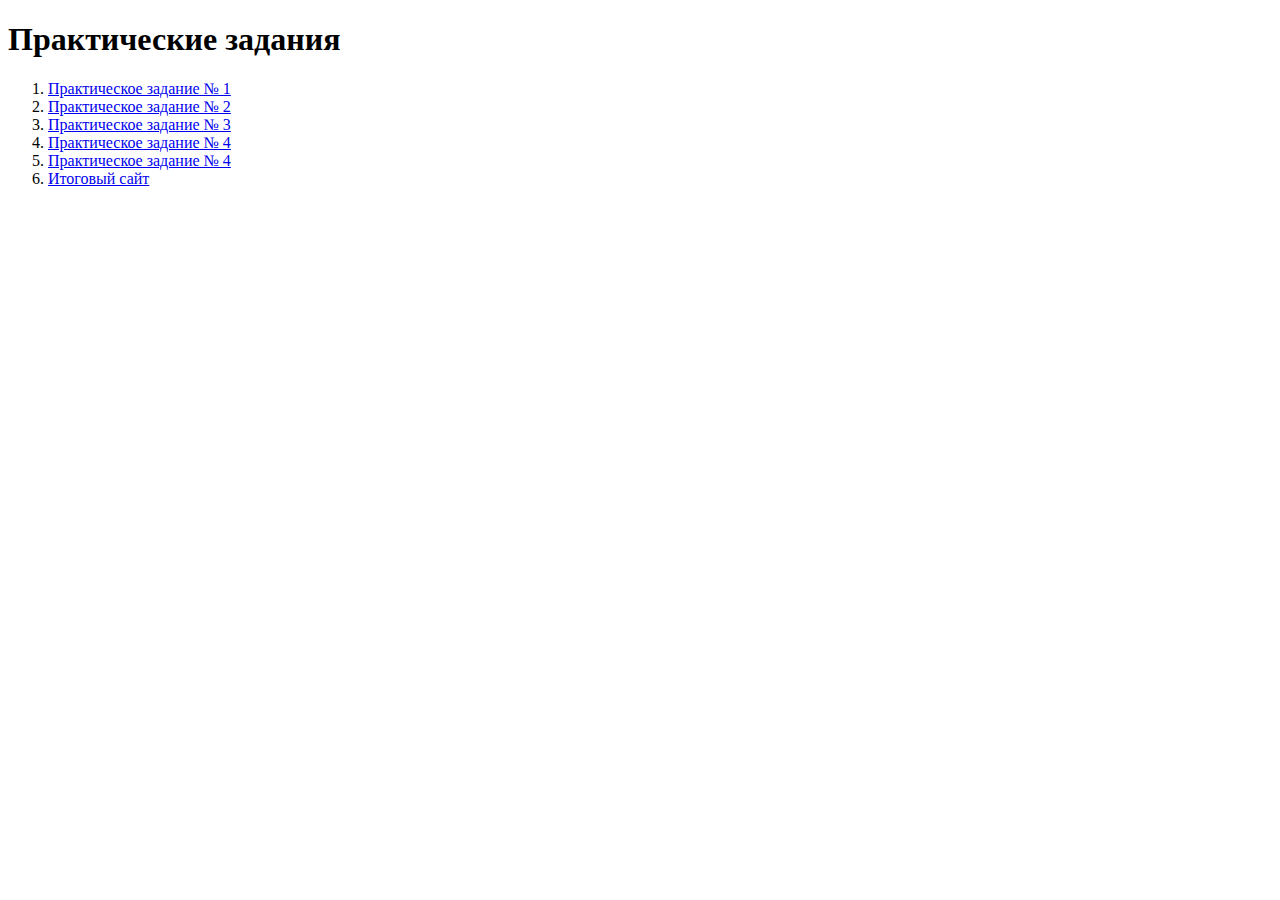
<file: index.html>
<!DOCTYPE html>
<html lang="en">
<head>
    <meta charset="UTF-8">
    <meta name="viewport" content="width=device-width, initial-scale=1.0">
    <title>Практические задания | Web-программист</title>
</head>
<body>
    <h1>Практические задания</h1>
    <ol>
        <li>
            <a href="task1.html">Практическое задание № 1</a>
        </li>
        <li>
            <a href="task2.html">Практическое задание № 2</a>
        </li>
        <li>
            <a href="task3.html">Практическое задание № 3</a>
        </li>
        <li>
            <a href="task4.html">Практическое задание № 4</a>
        </li>
        <li>
            <a href="task4.html">Практическое задание № 4</a>
        </li>
        <li>
            <a href="task_final.html">Итоговый сайт</a>
        </li>
    </ol>
</body>
</html>
</file>
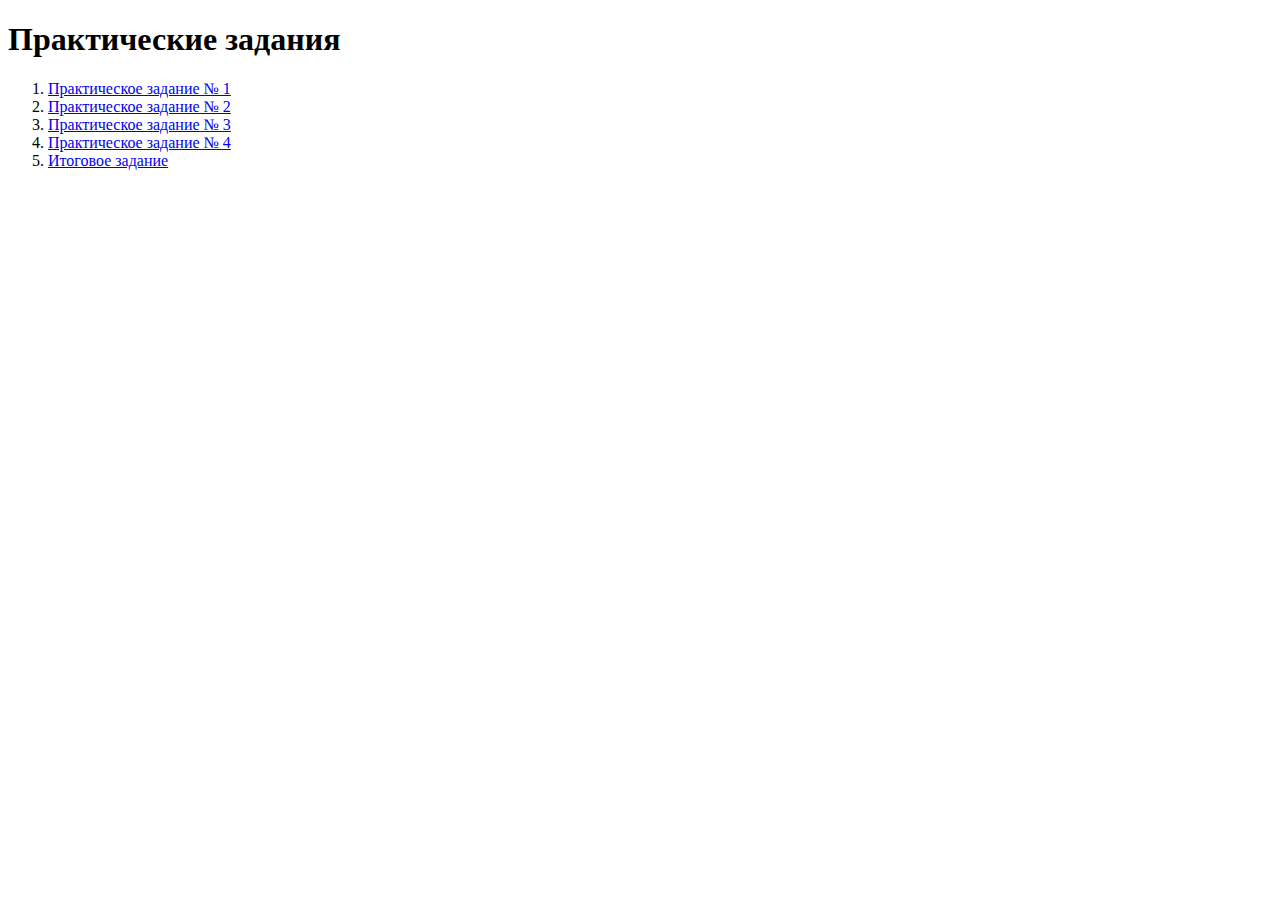
<file: images/index.html>
<!DOCTYPE html>
<html lang="en">
<head>
    <meta charset="UTF-8">
    <meta name="viewport" content="width=device-width, initial-scale=1.0">
    <title>Практические задания | Web-программист</title>
</head>
<body>
    <h1>Практические задания</h1>
    <ol>
        <li>
            <a href="task1.html">Практическое задание № 1</a>
        </li>
        <li>
            <a href="task2.html">Практическое задание № 2</a>
        </li>
        <li>
            <a href="task3.html">Практическое задание № 3</a>
        </li>
        <li>
            <a href="task4.html">Практическое задание № 4</a>
        </li>
        <li>
            <a href="task_final.html">Итоговое задание</a>
        </li>
    </ol>
</body>
</html>
</file>
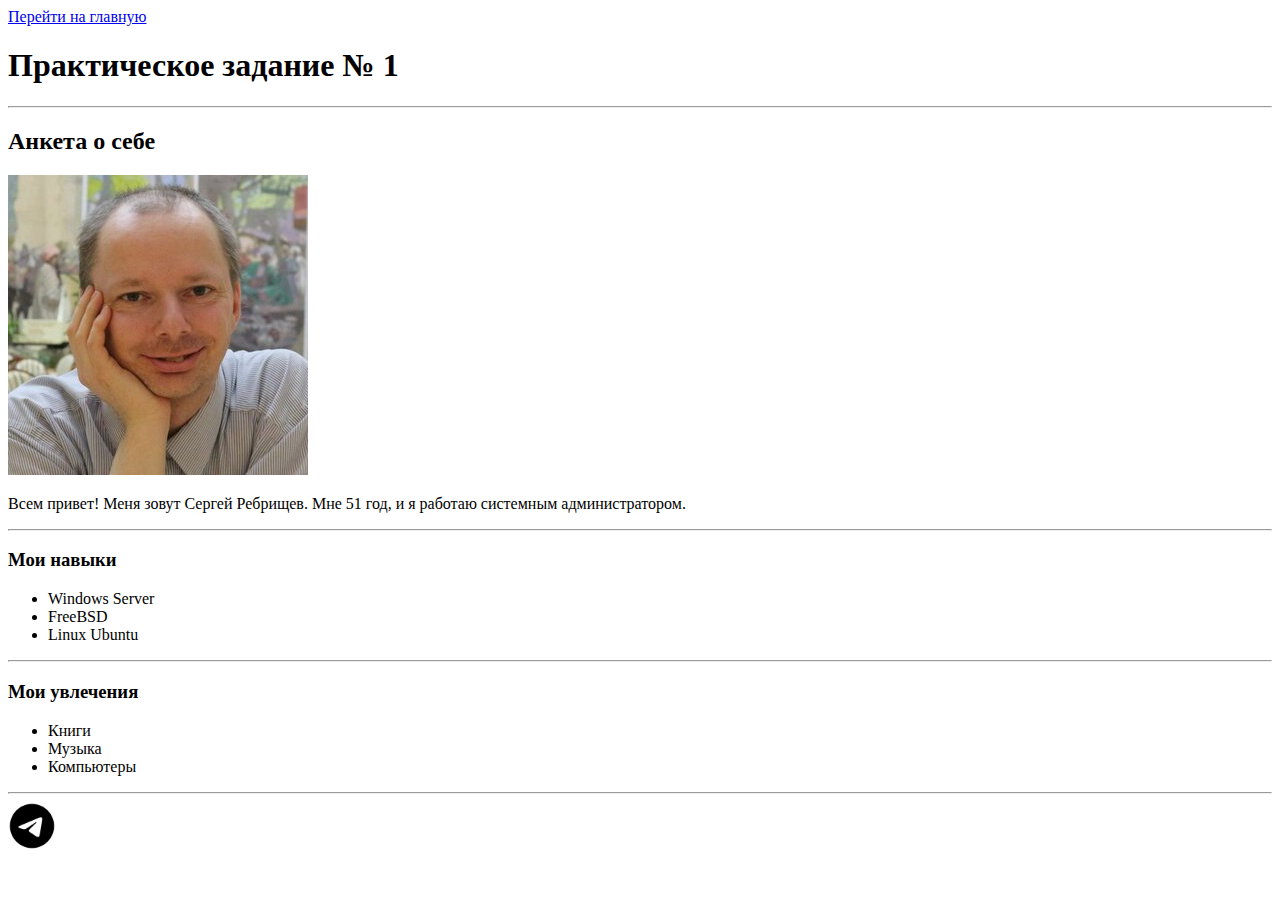
<file: task1.html>
<!DOCTYPE html>
<html lang="en">
<head>
    <meta charset="UTF-8">
    <meta name="viewport" content="width=device-width, initial-scale=1.0">
    <title>Практическое задание № 1 | Web-программист</title>
</head>
<body>
    <a href="index.html">Перейти на главную</a>
    <h1>Практическое задание № 1</h1>
    <hr>
    <h2>Анкета о себе</h2>
    <img src="photo.jpg" width="300" alt="Изображение не найдено">
    <p>Всем привет! Меня зовут Сергей Ребрищев. Мне 51 год, и я работаю системным администратором.</p>
    <hr>
    <h3>Мои навыки</h3>
    <ul>
        <li>Windows Server</li>
        <li>FreeBSD</li>
        <li>Linux Ubuntu</li>
    </ul>
    <hr>
    <h3>Мои увлечения</h3>
    <ul>
        <li>Книги</li>
        <li>Музыка</li>
        <li>Компьютеры</li>
    </ul>
    <hr>
    <a href="https://t.me/sergey_rebr">
        <img src="telegram.png" width="48" alt="Изображение не найдено">
    </a>   
</body>
</html>
</file>
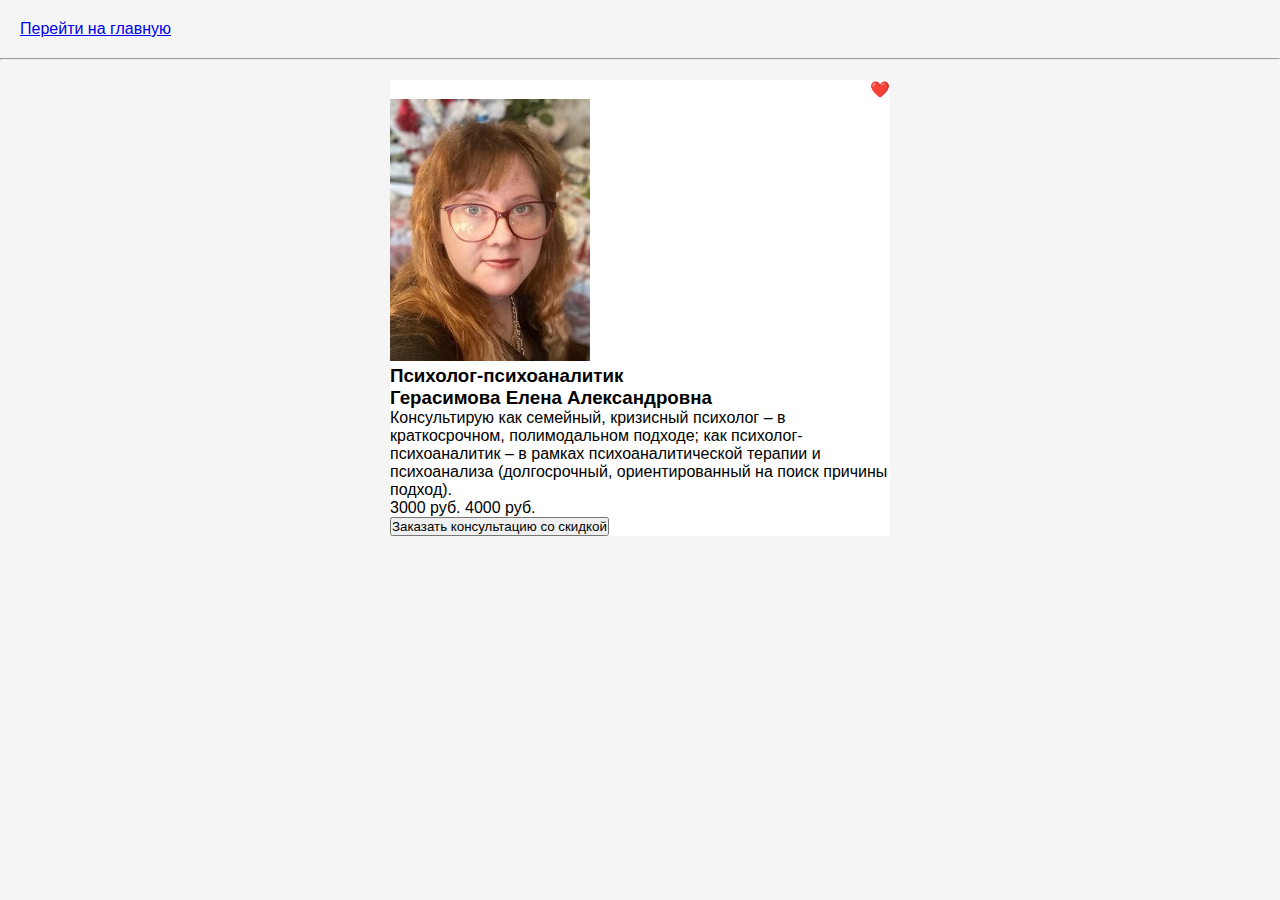
<file: task2.html>
<!DOCTYPE html>
<html lang="en">
<head>
    <meta charset="UTF-8">
    <meta name="viewport" content="width=device-width, initial-scale=1.0">
    <title>Практическое задание № 2 | Web-программист</title>
    <link rel="stylesheet" href="task2.css">
</head>
<body>
    <a class="back-to-main" href="index.html">Перейти на главную</a>
    <hr>
    <div class="card">
        <p class="favorite">
            <a href="#">❤️</a>
        </p>
        <img src="image.jpg" alt="Изображение не найдено">
        <h3>Психолог-психоаналитик<br>
        Герасимова Елена Александровна</h3>
        <p class="info">Консультирую как семейный, кризисный психолог – в краткосрочном, полимодальном подходе; как психолог-психоаналитик – в рамках психоаналитической терапии и психоанализа (долгосрочный, ориентированный на поиск причины подход).</p>
        <p class="price">3000 руб. <span class="old-price">4000 руб.</span></p>
        <button class="order">Заказать консультацию со скидкой</button>
    </div>
</body>
</html>
</file>
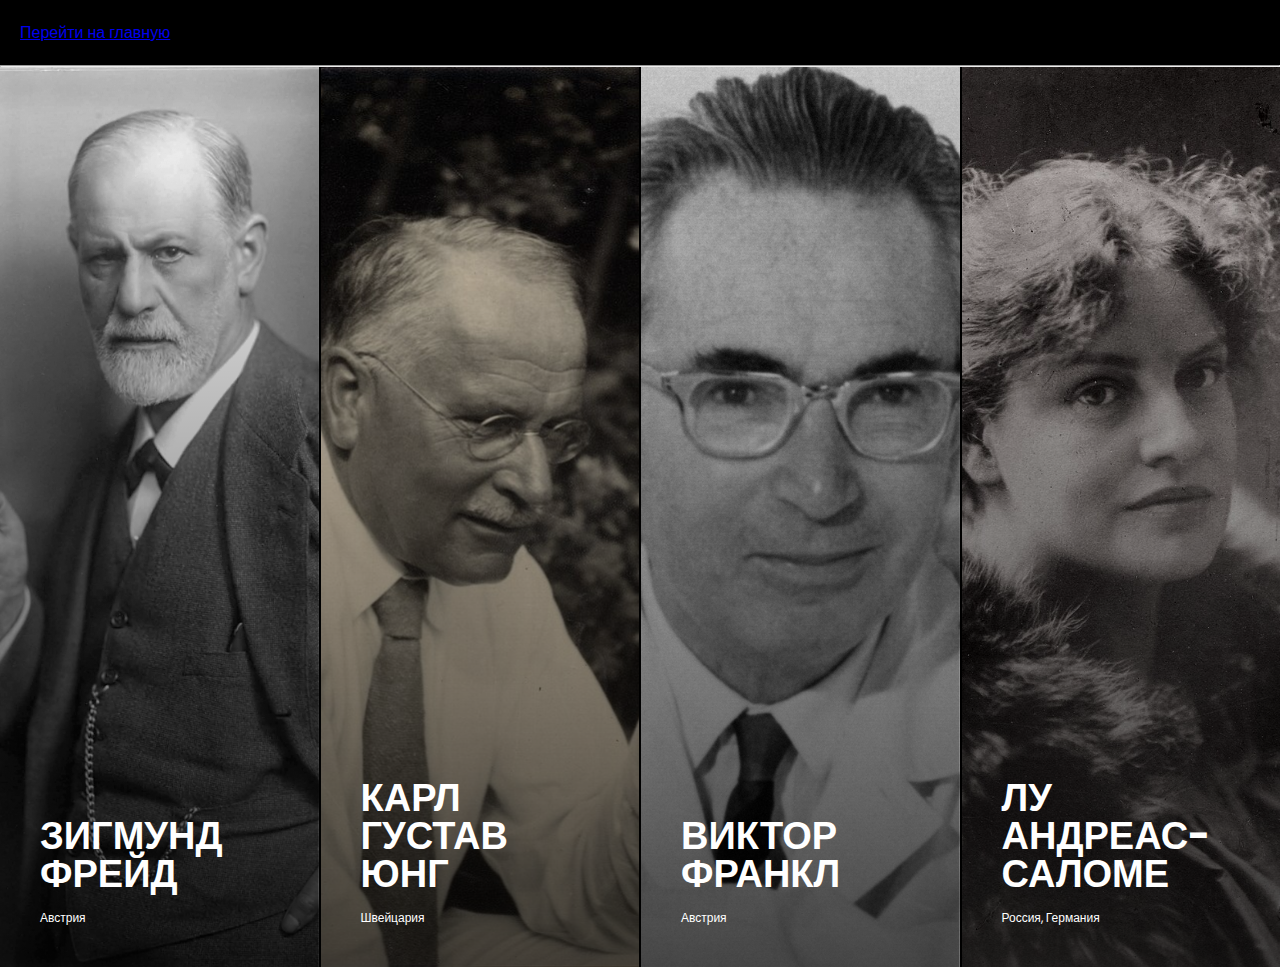
<file: task3.html>
<!DOCTYPE html>
<html lang="en">
<head>
    <meta charset="UTF-8">
    <meta name="viewport" content="width=device-width, initial-scale=1.0">
    <title>Практическое задание № 3 | Web-программист</title>
    <link rel="stylesheet" href="task3.css">
</head>
<body>
    <a class="back-to-main" href="index.html">Перейти на главную</a>
    <hr>
    <div class="cards">
        <div class="card card1">
            <h3>Зигмунд<br>
            Фрейд</h3>
            <h4>Австрия</h4>
        </div>
        <div class="card card2">
            <h3>Карл Густав<br>
            Юнг</h3>
            <h4>Швейцария</h4>
        </div>
        <div class="card card3">
            <h3>Виктор<br>
            Франкл</h3>
            <h4>Австрия</h4>            
        </div>
        <div class="card card4">
            <h3>Лу<br>
            Андреас-Саломе</h3>
            <h4>Россия, Германия</h4>
        </div>
    </div>
</body>
</html>
</file>
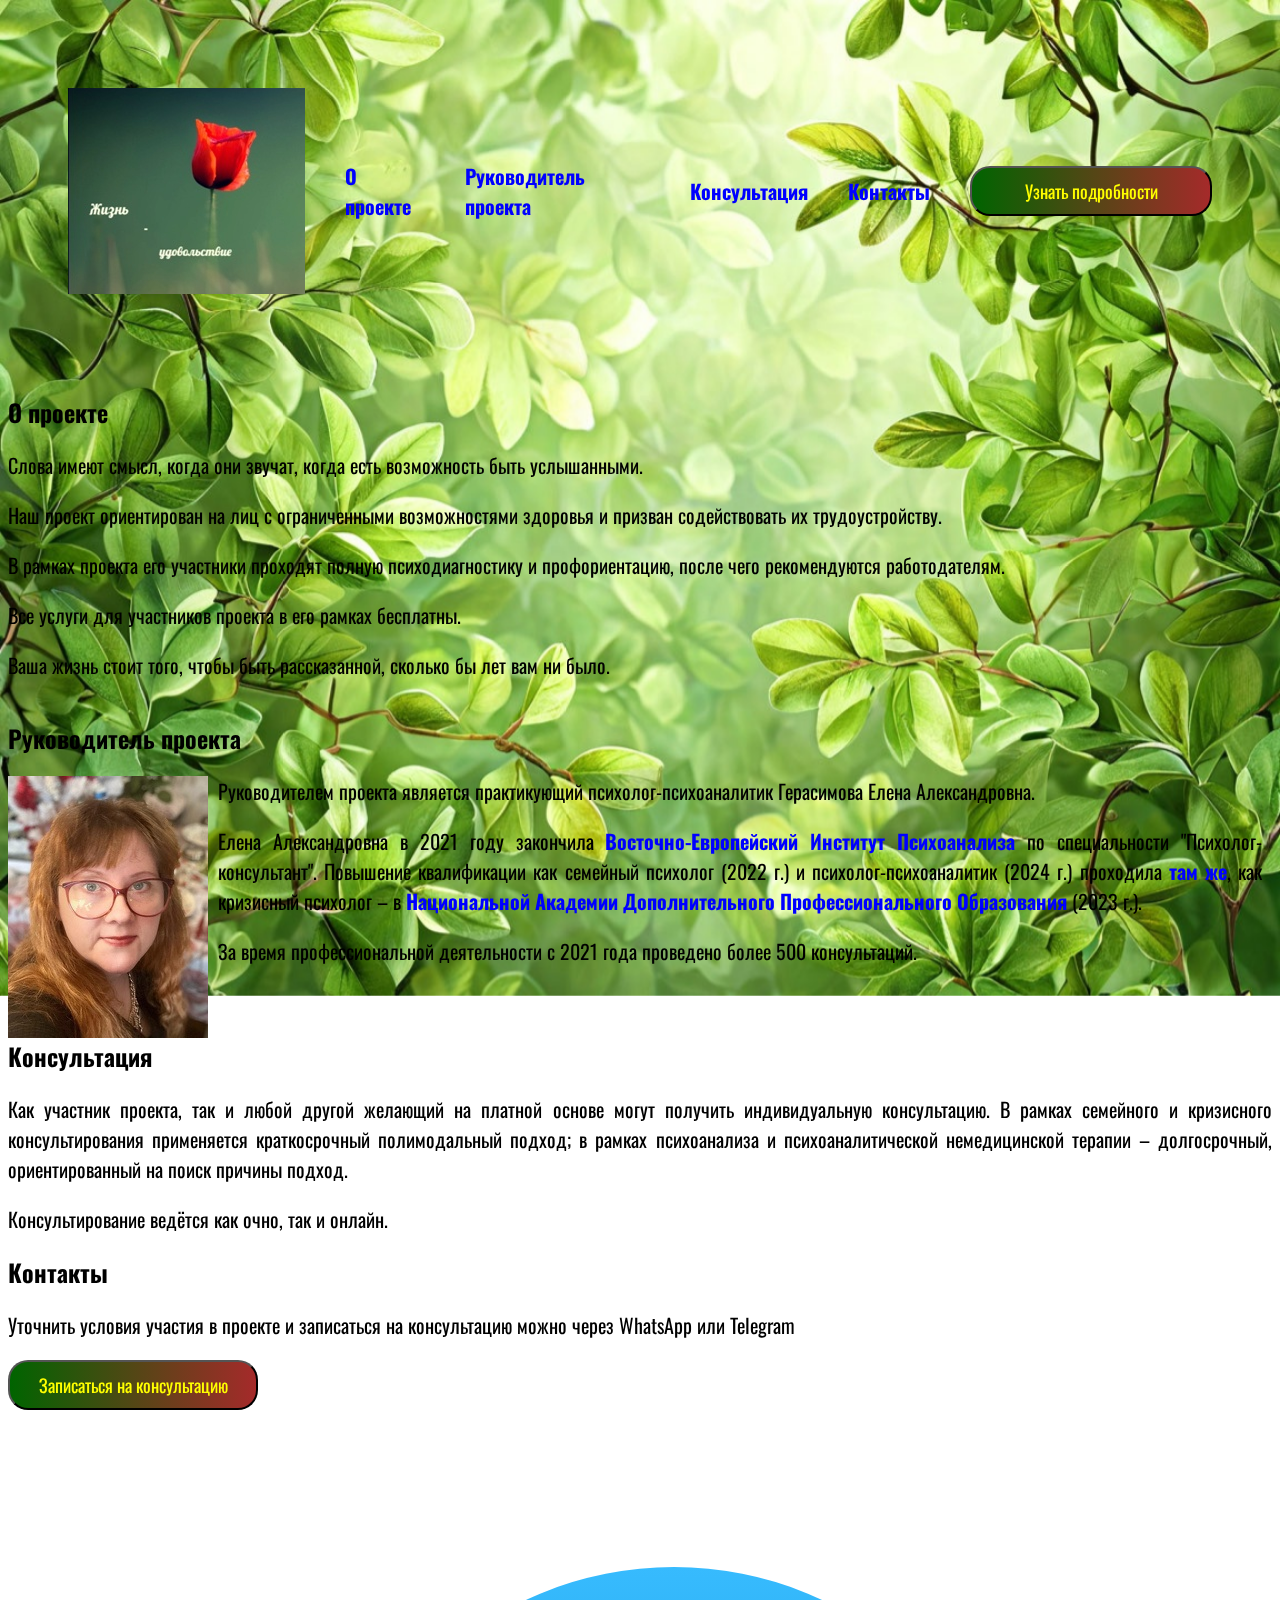
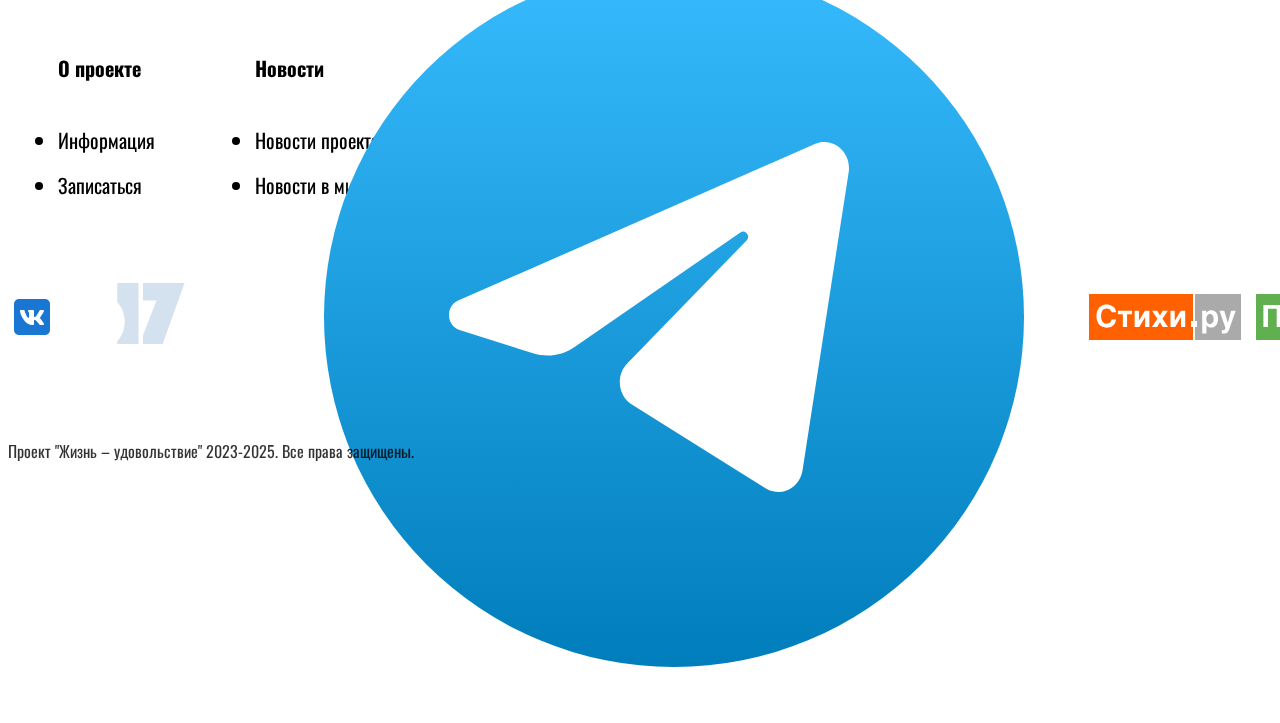
<file: task_final.html>
<!DOCTYPE html>
<html lang="en">
<head>
    <meta charset="UTF-8">
    <meta name="viewport" content="width=device-width, initial-scale=1.0">
    <title>Психолог-психоаналитик Герасимова Елена Александровна</title>
    <link rel="stylesheet" href="style_final.css">
</head>
<body>
    <header>
        <img src="images_final/bg.jpg" alt="Задний фон" class="background">
        <nav>
            <img src="images_final/logo.jpg" alt="Жизнь как удовольствие" class="logo">
            <a href="#about">О проекте</a>
            <a href="#manager">Руководитель проекта</a>
            <a href="#consultation">Консультация</a>
            <a href="#contacts">Контакты</a>
            <button>Узнать <span>подробности</span></button>
        </nav>
    </header>
    <main>
        <section class="project">
            <h2 id="about">О проекте</h2>
            <p>Слова имеют смысл, когда они звучат, когда есть возможность быть услышанными.</p>
            <p>Наш проект ориентирован на лиц с ограниченными возможностями здоровья и призван содействовать их трудоустройству.</p>
            <p>В рамках проекта его участники проходят полную психодиагностику и профориентацию, после чего рекомендуются работодателям.</p>
            <p>Все услуги для участников проекта в его рамках бесплатны.</p>
            <p>Ваша жизнь стоит того, чтобы быть рассказанной, сколько бы лет вам ни было.</p>
        </section>
        <section class="project_manager">
            <h2 id="manager">Руководитель проекта</h2>
            <img src="images_final/image.jpg" alt="Герасимова Елена Александровна" class="project_manager">
            <p>Руководителем проекта является практикующий психолог-психоаналитик Герасимова Елена Александровна.</p>
            <p>Елена Александровна в 2021 году закончила <a href="https://eeip.ru">Восточно-Европейский Институт Психоанализа</a> по специальности "Психолог-консультант". Повышение квалификации как семейный психолог (2022 г.) и психолог-психоаналитик (2024 г.) проходила <a href="https://eeip.ru">там же</a>, как кризисный психолог – в <a href="https://nadpo.ru">Национальной Академии Дополнительного Профессионального Образования</a> (2023 г.).</p>
            <p>За время профессиональной деятельности c 2021 года проведено более 500 консультаций.</p>
        </section>
        <section>
            <h2 id="consultation">Консультация</h2>
            <p>Как участник проекта, так и любой другой желающий на платной основе могут получить индивидуальную консультацию. В рамках семейного и кризисного консультирования применяется краткосрочный полимодальный подход; в рамках психоанализа и психоаналитической немедицинской терапии – долгосрочный, ориентированный на поиск причины подход.</p>
            <p>Консультирование ведётся как очно, так и онлайн.</p>
        </section>
        <section>
            <h2 id="contacts">Контакты</h2>
            <p>Уточнить условия участия в проекте и записаться на консультацию можно через WhatsApp или Telegram</p>
        </section>
        <button>Записаться на консультацию</button>
    </main>
    <footer>
        <section class="footer-body">
            <h3>Жизнь – удовольствие</h3>
            <div class="footer-body-links">
                <ul>
                    <h4>О проекте</h4>
                    <li><a href="#"></a>Информация</li>
                    <li><a href="#"></a>Записаться</li>
                </ul>
                <ul>
                    <h4>Новости</h4>
                    <li><a href="#"></a>Новости проекта</li>
                    <li><a href="#"></a>Новости в мире психологии</li>
                </ul>
            </div>
            <div class="footer-social-links">
                <a href="https://vk.com/psychology_of_life_and_pleasure"><img src="images_final/icons_final/vk.svg" alt="Проект &laquo;Жизнь как удовольствие&raquo;"></a>
                <a href="https://www.b17.ru/gerasimovaea"><img src="images_final/icons_final/b17.png" alt="Личная страница на сайте b17.ru"></a>
                <a href="https://t.me/krizisny_psiholog_EGerasimova"><img src="images_final/icons_final/telegram.svg" alt="Телеграм-канал"></a>
                <a href="https://stihi.ru/avtor/elenkasanna"><img src="images_final/icons_final/stihi.svg" alt="Стихи.ру"></a>
                <a href="https://proza.ru/avtor/elenkasanna"><img src="images_final/icons_final/proza.svg" alt="Проза.ру"></a>
            </div>
            <div class="footer-policy">
                <a href="#">Уведомление</a>
                <a href="#">Политика конфиденциальности</a>
                <a href="#">Настройки cookie</a>
                <a href="#">Политика доступа к cookie</a>
            </div>
            <p class="rights">Проект "Жизнь – удовольствие" 2023-2025. Все права защищены.</p>
        </section>
    </footer>
</body>
</html>
</file>
<file: task2.css>
*{
    margin: 0;
    padding: 0;
    box-sizing: border-box;
    font-family: Arial;
}

.back-to-main{
    display: block;
    margin: 20px;
    width: max-content;
}

body{
    background: #f5f5f5;
}

.card{
    max-width: 500px;
    width: 100%;
    background: white;
    margin: 20px auto;
}

.card .favorite{
    text-align: right;
}

.card .favorite a{
    text-decoration: none;
}
</file>
<file: task3.css>
@import url('https://fonts.googleapis.com/css2?family=Poppins:ital,wght@0,100;0,200;0,300;0,400;0,500;0,600;0,700;0,800;0,900;1,100;1,200;1,300;1,400;1,500;1,600;1,700;1,800;1,900&display=swap');

*{
    margin: 0;
    padding: 0;
    box-sizing: border-box;
    font-family: "Poppins", sans-serif;
}

.back-to-main{
    display: block;
    margin: 20px;
    width: max-content;
}

body{
    min-height: 100vh;
    background-color: black;
    color: white;
}

.cards{
    display:flex;
    height: 100vh;
    gap: 2px;
    overflow: hidden;
}

.card1{
    background: linear-gradient(rgba(0, 0, 0, 0), rgba(0, 0, 0, 0.7)), url(Sigmund_Freud.jpg);

}

.card2{
    background: linear-gradient(rgba(0, 0, 0, 0), rgba(0, 0, 0, 0.7)), url(Carl_Gustav_Jung.jpg);
    
}

.card3{
    background: linear-gradient(rgba(0, 0, 0, 0), rgba(0, 0, 0, 0.7)), url(Viktor_Emil_Frankl.jpg);
    
}

.card4{
    background: linear-gradient(rgba(0, 0, 0, 0), rgba(0, 0, 0, 0.7)), url(Lou_Andreas-Salome.jpg);
    
}

.card{
    padding: 40px;
    display: flex;
    flex-direction: column;
    justify-content: end;
    flex: 1;
    gap: 16px;
    background-size: cover;
    background-position: center;
    transition: 0.3s;
}

.card:hover{
    transform: scale(105%);
    z-index: 1;
    position: relative;
}

h3{
    font-size: 38px;
    text-transform: uppercase;
    line-height: 38px;
}

h4{
    font-size: 12px;
    text-transform: capitalize;
    opacity: 0.7s;
    font-weight: normal;
}
</file>
<file: style_final.css>
@import url('https://fonts.googleapis.com/css2?family=Oswald:wght@200..700&display=swap');


*{
    margin: 10;
    padding: 0;
    box-sizing: border-box;
    font-family: "Oswald", sans-serif;
}

header{
    max-width: 2000px;
    margin: 0 auto;
    padding: 80px 60px 80px;
    display: flex;
    align-items: center;
    justify-content: space-between;
}

.background{
    background-size: cover;
    min-height: 100%;
    min-width: 100%;
    width: auto;
    height: auto;
    position: fixed;
    top: 0;
    left: 0;
    z-index: -1;
}

nav{
    display: flex;
    align-items: center;
    gap: 40px;
}

nav a{
    font-size: 20px;
}

button{
    background: linear-gradient(to right, darkgreen, brown);
    color: yellow;
    width: 250px;
    height: 50px;
    font-size: 18px;
    border-radius: 20px;
}

button:hover{
    transform: scale(1.2);
}

.menu{
    display: none;
}

.logo{
    margin: 0 auto;
    padding: 0;
    transition: transform 0.2s;
}

.logo:hover{
    transform: scale(1.2);
}
    
a{
    text-decoration: none;
    font-size: 20px;
    font-weight: bolder;
}

a:link, a:visited{
    color: blue;
}

p{
    text-align: justify;
    font-size: 20px;
}

.project{
    text-align: justify;
}

.project_manager{
    float: left;
    margin-right: 10px;
}

.footer-body{
    max-width: 1160px;
}

.footer-body h3{
    color: white;
    font-size: 48px;
    text-align: center;
    text-transform: uppercase;
}

.footer-body-links{
    display: flex;
    justify-content: left;
}

.footer-body-links ul{
    display: flex;
    flex-direction: column;
    gap: 15px;
    margin: 50px;
    font-size: 20px;
}

.footer-social-links{
    display: flex;
    align-items: center;
    gap: 15px;
    margin: 20px 0px;
    position: relative;
    object-fit: cover;
    height: 100px;
    width:  50px;   
}

.footer-policy{
    display: flex;
    align-items: center;
    gap: 15px;
    border-top: 3px solid white;
}

.footer-policy a{
    color: white;
    font-weight: 10;
}

.rights{
    opacity: 0.8;
    font-size: medium;
}

@media screen and (max-width: 992px){
    .menu{
        display: block;
    }
    
    nav{
        display: none;
    }
}

@media screen and (max-width: 768px){
    header{
        display: block;
    }

    .project{
        width: max(70%, 300px);
    }
}

@media screen and (max-width: 550px){
    .footer-body-links, .footer-social-links, .footer-policy, .rights{
        display: none;
    }
    .footer-body h3{
        font-size: 32px;
    }    
}

@media screen and (max-width: 450px){
    header{
        padding: 30px;
    }
    h2{
        font-size: 20px;
    }
    p{
        font-size: 14px;
        margin: 14px 0px;
    }
}
</file>
